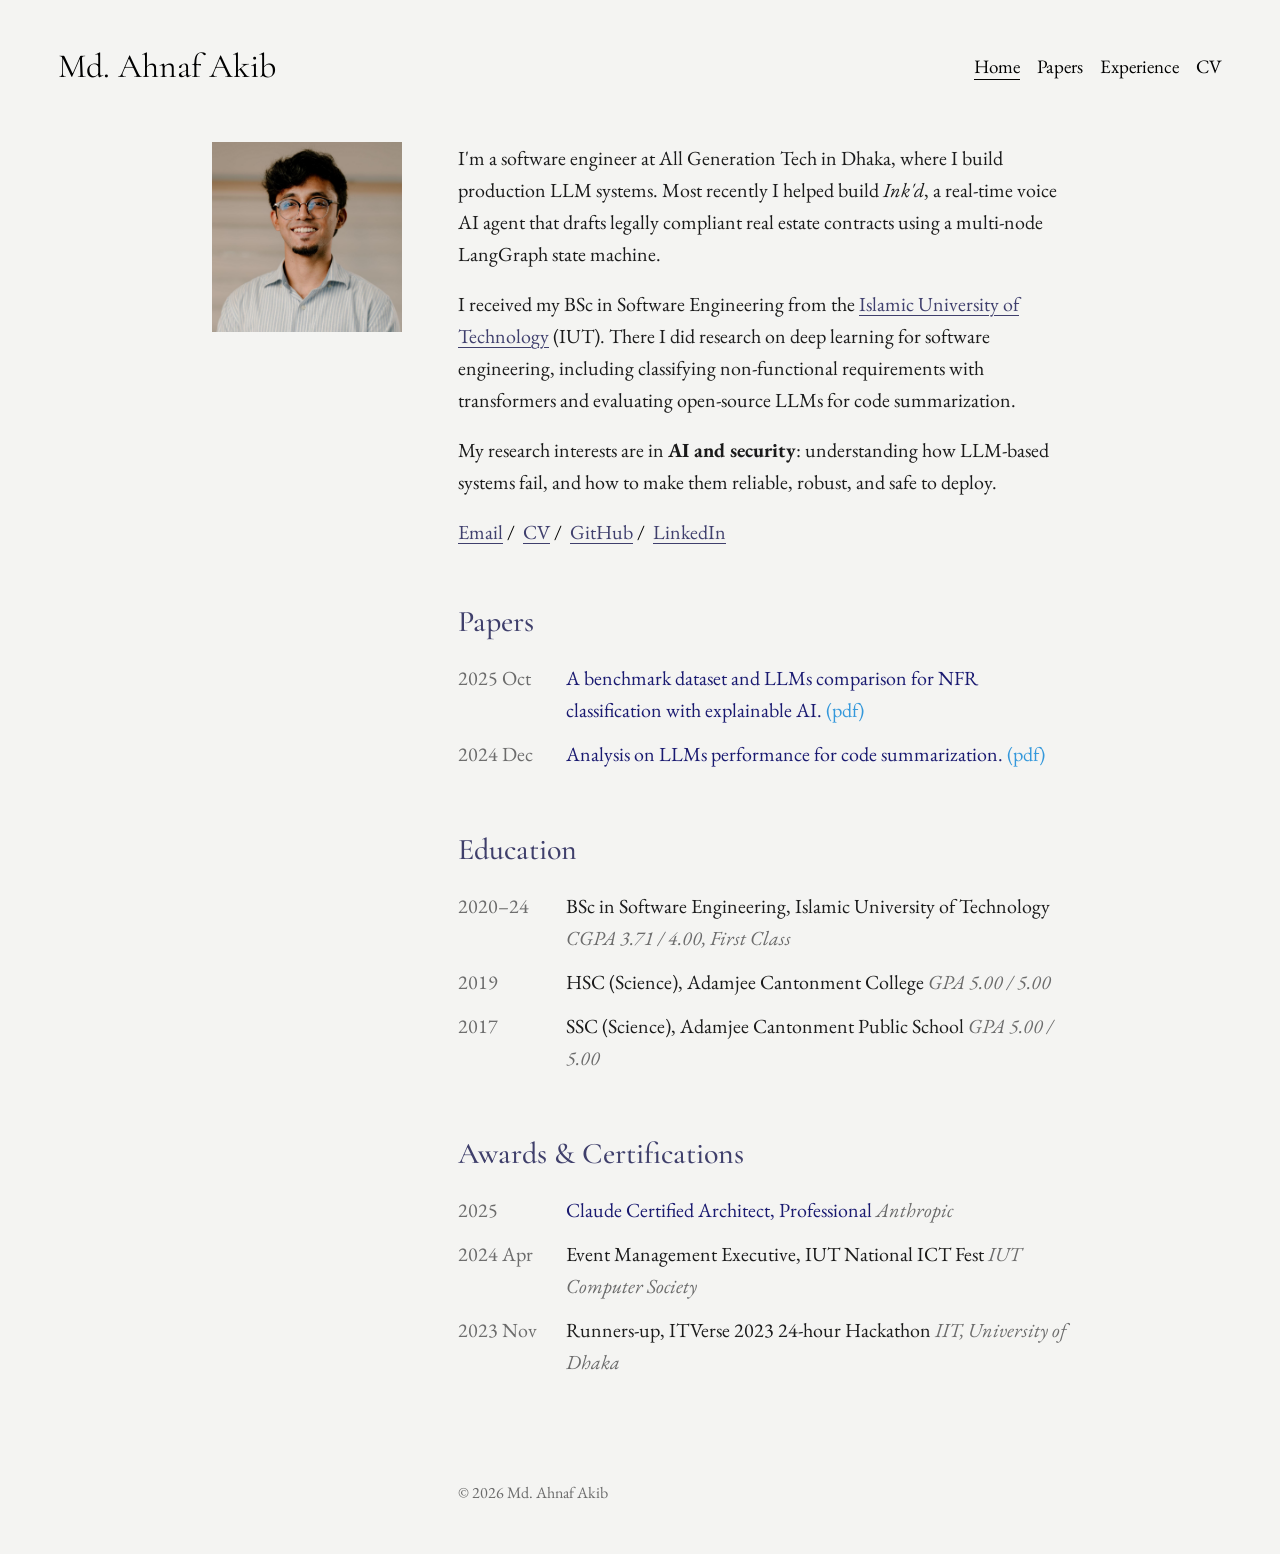
<file: index.html>
<!DOCTYPE html>
<html lang="en">
<head>
  <meta charset="utf-8">
  <meta name="viewport" content="width=device-width, initial-scale=1">
  <title>Md. Ahnaf Akib</title>
  <meta name="description" content="Md. Ahnaf Akib: software engineer working on LLM systems, interested in AI and security research.">
  <link rel="preconnect" href="https://fonts.googleapis.com">
  <link rel="preconnect" href="https://fonts.gstatic.com" crossorigin>
  <link href="https://fonts.googleapis.com/css2?family=Cormorant+Garamond:wght@400;500;600&family=EB+Garamond:ital,wght@0,400;0,600;1,400&display=swap" rel="stylesheet">
  <link rel="stylesheet" href="styles.css?v=3">
</head>
<body>
  <header class="site-header">
    <a class="site-title" href="index.html">Md. Ahnaf Akib</a>
    <button class="menu-toggle" type="button" aria-label="Open menu" aria-expanded="false" aria-controls="site-nav"><span></span><span></span></button>
    <nav class="site-nav" id="site-nav">
      <a href="index.html" aria-current="page">Home</a>
      <a href="papers.html">Papers</a>
      <a href="experience.html">Experience</a>
      <a href="assets/Md_Ahnaf_Akib_CV.pdf">CV</a>
    </nav>
  </header>

  <main class="home">
    <img class="portrait" src="assets/photo.jpg" alt="Portrait of Md. Ahnaf Akib">
    <div class="content">

    <p>
      I'm a software engineer at All Generation Tech in Dhaka,
      where I build production LLM systems. Most recently I helped build
      <em>Ink'd</em>, a real-time voice AI agent that drafts legally compliant real estate contracts
      using a multi-node LangGraph state machine.
    </p>
    <p>
      I received my BSc in Software Engineering from the
      <a href="https://www.iutoic-dhaka.edu/">Islamic University of Technology</a> (IUT).
      There I did research on deep learning for software engineering, including classifying
      non-functional requirements with transformers and evaluating open-source LLMs for code summarization.
    </p>
    <p>
      My research interests are in <strong>AI and security</strong>: understanding how
      LLM-based systems fail, and how to make them reliable, robust, and safe to deploy.
    </p>

    <p class="links">
      <a href="mailto:ahnafakib@iut-dhaka.edu">Email</a><span class="sep">/</span>
      <a href="assets/Md_Ahnaf_Akib_CV.pdf">CV</a><span class="sep">/</span>
      <a href="https://github.com/acesuu">GitHub</a><span class="sep">/</span>
      <a href="https://www.linkedin.com/in/md-ahnaf-akib-baaa6b26a/">LinkedIn</a>
      <!-- Add Google Scholar once you have a profile:
      <span class="sep">/</span><a href="https://scholar.google.com/citations?user=XXXX">Scholar</a> -->
    </p>

    <h2>Papers</h2>
    <ul class="dated">
      <li>
        <span class="date">2025 Oct</span>
        <span>
          <a href="https://arxiv.org/abs/2510.18096">A benchmark dataset and LLMs comparison for NFR classification with explainable AI.</a>
          <a class="secondary" href="https://arxiv.org/pdf/2510.18096">(pdf)</a>
        </span>
      </li>
      <li>
        <span class="date">2024 Dec</span>
        <span>
          <a href="https://arxiv.org/abs/2412.17094">Analysis on LLMs performance for code summarization.</a>
          <a class="secondary" href="https://arxiv.org/pdf/2412.17094">(pdf)</a>
        </span>
      </li>
    </ul>

    <h2>Education</h2>
    <ul class="dated">
      <li>
        <span class="date">2020–24</span>
        <span>BSc in Software Engineering, Islamic University of Technology <span class="meta">CGPA 3.71 / 4.00, First Class</span></span>
      </li>
      <li>
        <span class="date">2019</span>
        <span>HSC (Science), Adamjee Cantonment College <span class="meta">GPA 5.00 / 5.00</span></span>
      </li>
      <li>
        <span class="date">2017</span>
        <span>SSC (Science), Adamjee Cantonment Public School <span class="meta">GPA 5.00 / 5.00</span></span>
      </li>
    </ul>

    <h2>Awards &amp; Certifications</h2>
    <ul class="dated">
      <li>
        <span class="date">2025</span><!-- TODO: confirm certification year -->
        <span><a href="https://www.credly.com/badges/886ead4e-d93a-46ed-8b72-2a4085f1a76a">Claude Certified Architect, Professional</a> <span class="meta">Anthropic</span></span>
      </li>
      <li>
        <span class="date">2024 Apr</span>
        <span>Event Management Executive, IUT National ICT Fest <span class="meta">IUT Computer Society</span></span>
      </li>
      <li>
        <span class="date">2023 Nov</span>
        <span>Runners-up, ITVerse 2023 24-hour Hackathon <span class="meta">IIT, University of Dhaka</span></span>
      </li>
      <!-- Add scholarships / dean's list / other academic awards here -->
    </ul>
    </div>
  </main>

  <footer class="home-footer">© 2026 Md. Ahnaf Akib</footer>
  <script>
    const t = document.querySelector('.menu-toggle');
    t.addEventListener('click', () => {
      const open = document.body.classList.toggle('menu-open');
      t.setAttribute('aria-expanded', open);
      t.setAttribute('aria-label', open ? 'Close menu' : 'Open menu');
    });
  </script>
</body>
</html>
</file>
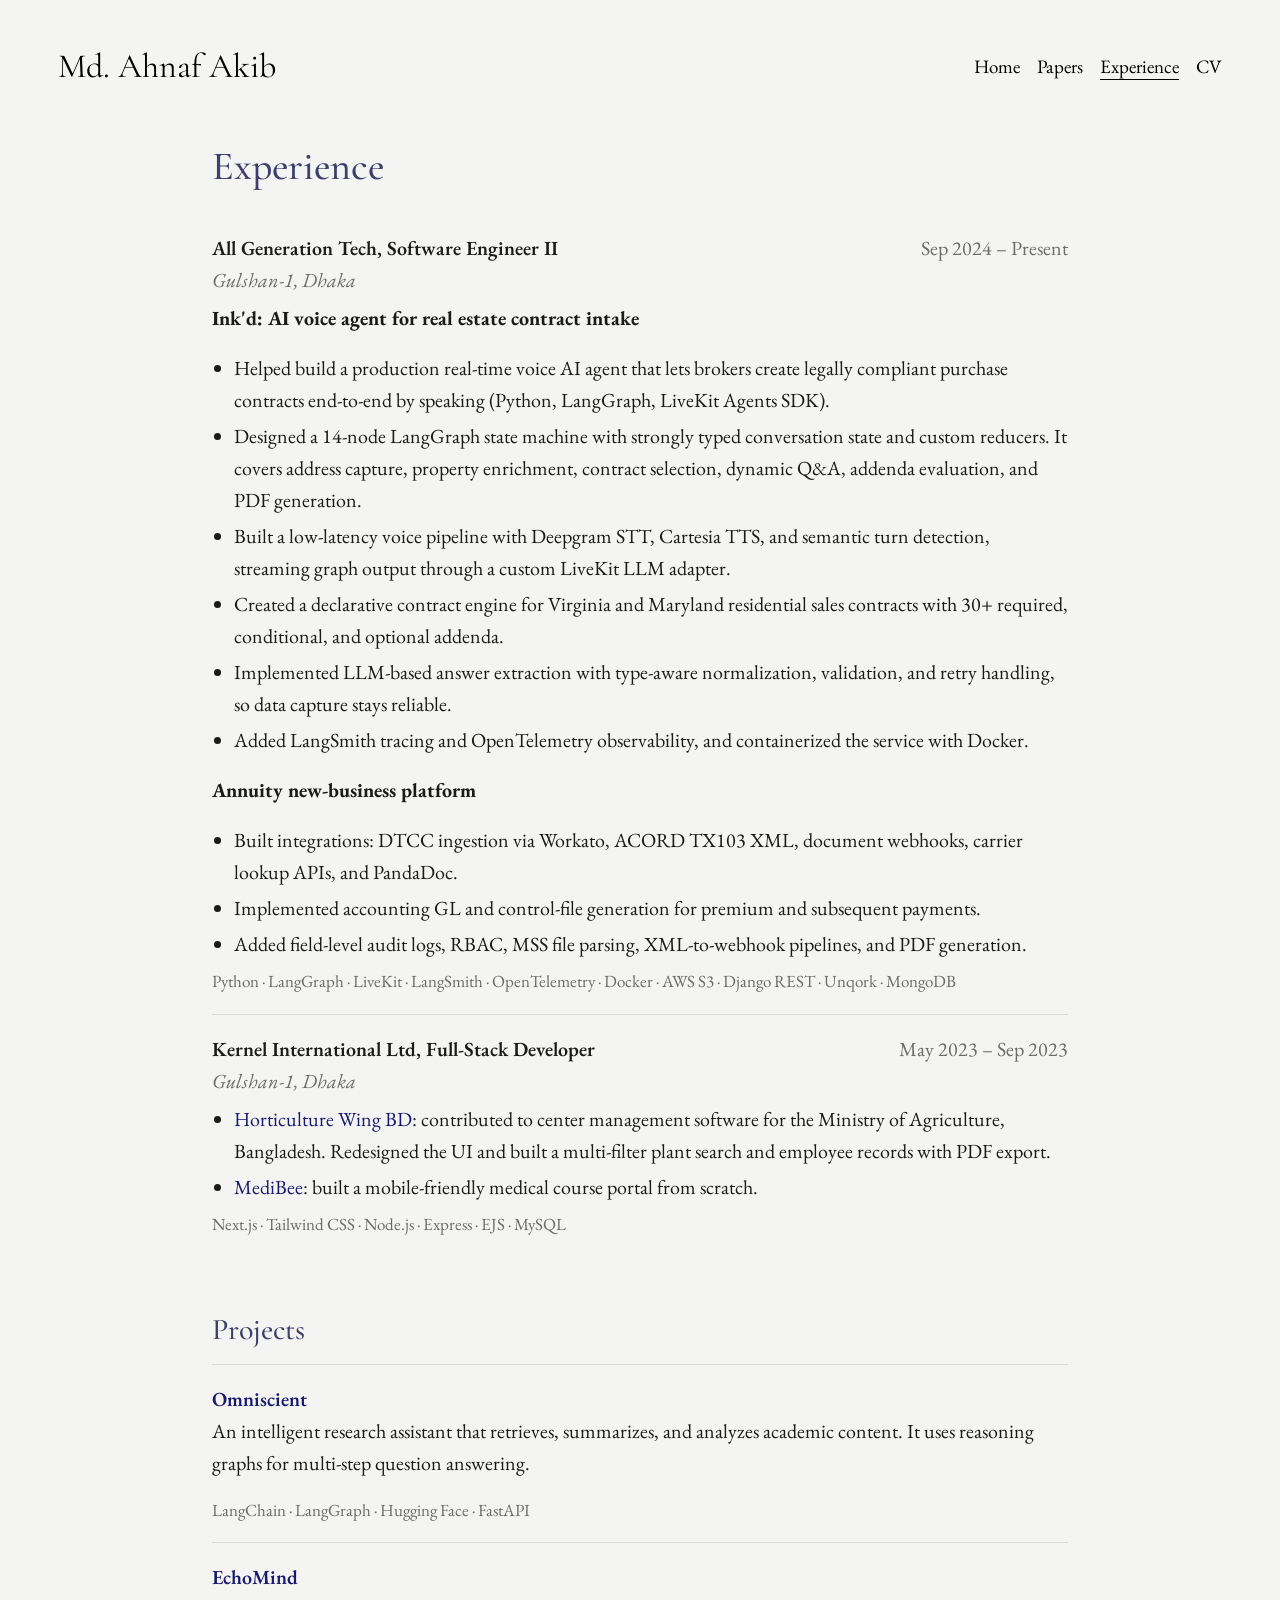
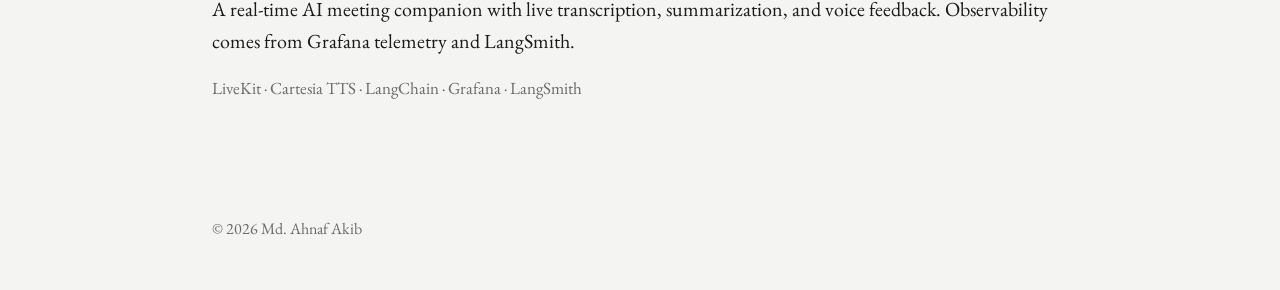
<file: experience.html>
<!DOCTYPE html>
<html lang="en">
<head>
  <meta charset="utf-8">
  <meta name="viewport" content="width=device-width, initial-scale=1">
  <title>Experience · Md. Ahnaf Akib</title>
  <link rel="preconnect" href="https://fonts.googleapis.com">
  <link rel="preconnect" href="https://fonts.gstatic.com" crossorigin>
  <link href="https://fonts.googleapis.com/css2?family=Cormorant+Garamond:wght@400;500;600&family=EB+Garamond:ital,wght@0,400;0,600;1,400&display=swap" rel="stylesheet">
  <link rel="stylesheet" href="styles.css?v=3">
</head>
<body>
  <header class="site-header">
    <a class="site-title" href="index.html">Md. Ahnaf Akib</a>
    <button class="menu-toggle" type="button" aria-label="Open menu" aria-expanded="false" aria-controls="site-nav"><span></span><span></span></button>
    <nav class="site-nav" id="site-nav">
      <a href="index.html">Home</a>
      <a href="papers.html">Papers</a>
      <a href="experience.html" aria-current="page">Experience</a>
      <a href="assets/Md_Ahnaf_Akib_CV.pdf">CV</a>
    </nav>
  </header>

  <main>
    <h1>Experience</h1>

    <div class="entry">
      <div class="entry-head">
        <span class="entry-title">All Generation Tech, Software Engineer II</span>
        <span class="entry-date">Sep 2024 – Present</span>
      </div>
      <div class="entry-sub">Gulshan-1, Dhaka</div>

      <p><strong>Ink'd: AI voice agent for real estate contract intake</strong></p>
      <ul>
        <li>Helped build a production real-time voice AI agent that lets brokers create legally compliant purchase contracts end-to-end by speaking (Python, LangGraph, LiveKit Agents SDK).</li>
        <li>Designed a 14-node LangGraph state machine with strongly typed conversation state and custom reducers. It covers address capture, property enrichment, contract selection, dynamic Q&amp;A, addenda evaluation, and PDF generation.</li>
        <li>Built a low-latency voice pipeline with Deepgram STT, Cartesia TTS, and semantic turn detection, streaming graph output through a custom LiveKit LLM adapter.</li>
        <li>Created a declarative contract engine for Virginia and Maryland residential sales contracts with 30+ required, conditional, and optional addenda.</li>
        <li>Implemented LLM-based answer extraction with type-aware normalization, validation, and retry handling, so data capture stays reliable.</li>
        <li>Added LangSmith tracing and OpenTelemetry observability, and containerized the service with Docker.</li>
      </ul>

      <p style="margin-top:18px"><strong>Annuity new-business platform</strong></p>
      <ul>
        <li>Built integrations: DTCC ingestion via Workato, ACORD TX103 XML, document webhooks, carrier lookup APIs, and PandaDoc.</li>
        <li>Implemented accounting GL and control-file generation for premium and subsequent payments.</li>
        <li>Added field-level audit logs, RBAC, MSS file parsing, XML-to-webhook pipelines, and PDF generation.</li>
      </ul>
      <div class="tags">Python · LangGraph · LiveKit · LangSmith · OpenTelemetry · Docker · AWS S3 · Django REST · Unqork · MongoDB</div>
    </div>

    <div class="entry">
      <div class="entry-head">
        <span class="entry-title">Kernel International Ltd, Full-Stack Developer</span>
        <span class="entry-date">May 2023 – Sep 2023</span>
      </div>
      <div class="entry-sub">Gulshan-1, Dhaka</div>
      <ul>
        <li><a href="https://horticulturewingbd.com/">Horticulture Wing BD</a>: contributed to center management software for the Ministry of Agriculture, Bangladesh. Redesigned the UI and built a multi-filter plant search and employee records with PDF export.</li>
        <li><a href="https://www.medibee.com.bd/">MediBee</a>: built a mobile-friendly medical course portal from scratch.</li>
      </ul>
      <div class="tags">Next.js · Tailwind CSS · Node.js · Express · EJS · MySQL</div>
    </div>

    <h2>Projects</h2>

    <div class="entry">
      <div class="entry-head">
        <span class="entry-title"><a href="https://github.com/acesuu/Omniscient">Omniscient</a></span>
      </div>
      <p>An intelligent research assistant that retrieves, summarizes, and analyzes academic content. It uses reasoning graphs for multi-step question answering.</p>
      <div class="tags">LangChain · LangGraph · Hugging Face · FastAPI</div>
    </div>

    <div class="entry">
      <div class="entry-head">
        <span class="entry-title"><a href="https://github.com/acesuu/EchoMind">EchoMind</a></span>
      </div>
      <p>A real-time AI meeting companion with live transcription, summarization, and voice feedback. Observability comes from Grafana telemetry and LangSmith.</p>
      <div class="tags">LiveKit · Cartesia TTS · LangChain · Grafana · LangSmith</div>
    </div>
  </main>

  <footer>© 2026 Md. Ahnaf Akib</footer>
  <script>
    const t = document.querySelector('.menu-toggle');
    t.addEventListener('click', () => {
      const open = document.body.classList.toggle('menu-open');
      t.setAttribute('aria-expanded', open);
      t.setAttribute('aria-label', open ? 'Close menu' : 'Open menu');
    });
  </script>
</body>
</html>
</file>
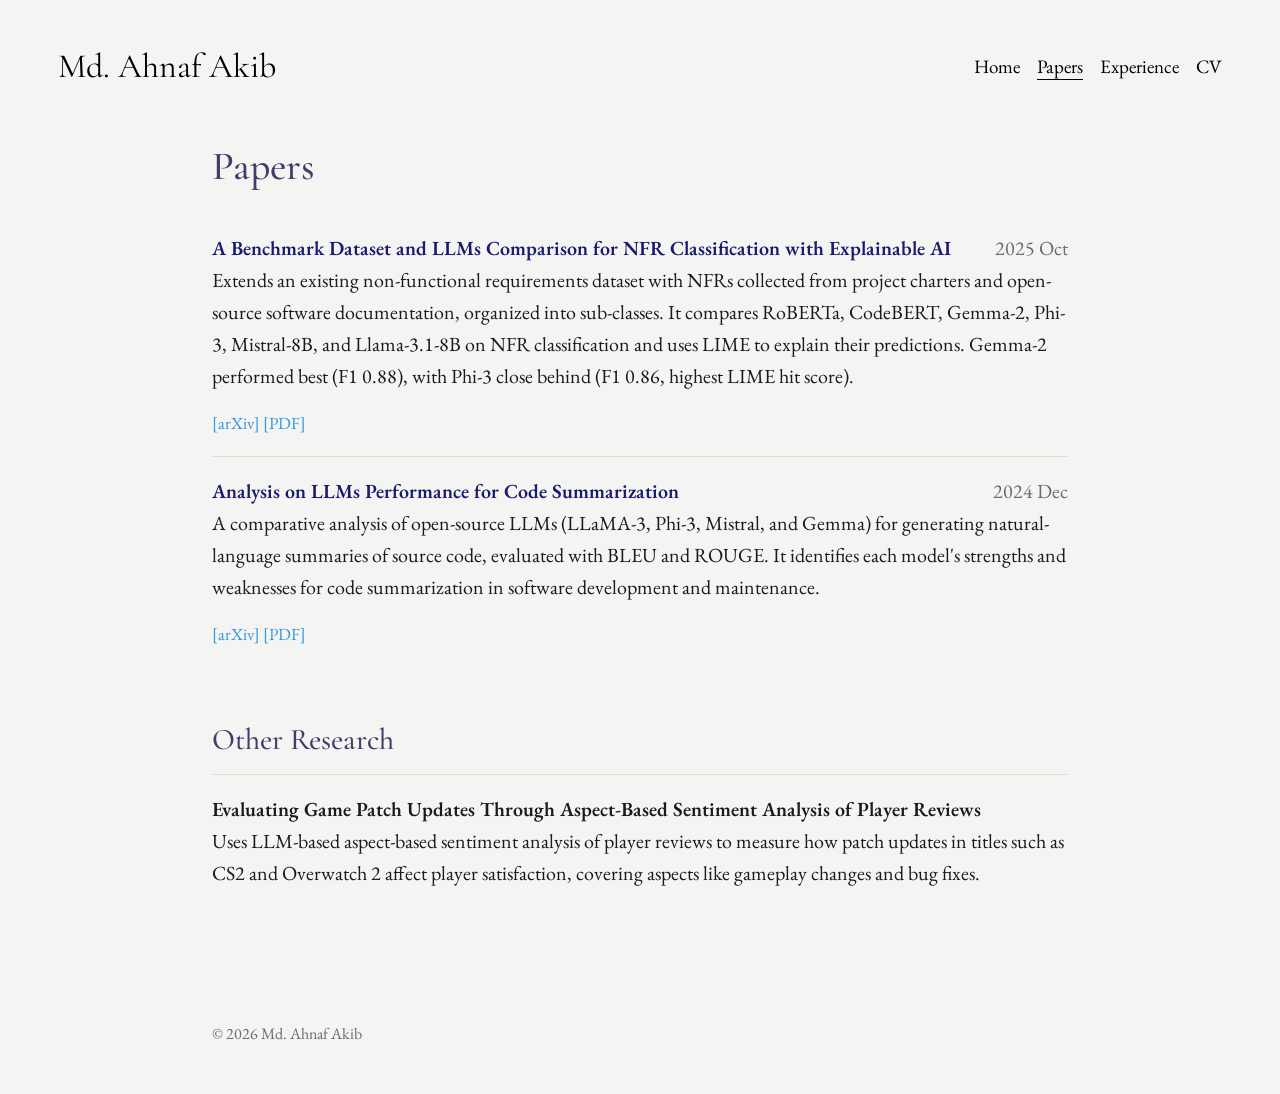
<file: papers.html>
<!DOCTYPE html>
<html lang="en">
<head>
  <meta charset="utf-8">
  <meta name="viewport" content="width=device-width, initial-scale=1">
  <title>Papers · Md. Ahnaf Akib</title>
  <link rel="preconnect" href="https://fonts.googleapis.com">
  <link rel="preconnect" href="https://fonts.gstatic.com" crossorigin>
  <link href="https://fonts.googleapis.com/css2?family=Cormorant+Garamond:wght@400;500;600&family=EB+Garamond:ital,wght@0,400;0,600;1,400&display=swap" rel="stylesheet">
  <link rel="stylesheet" href="styles.css?v=3">
</head>
<body>
  <header class="site-header">
    <a class="site-title" href="index.html">Md. Ahnaf Akib</a>
    <button class="menu-toggle" type="button" aria-label="Open menu" aria-expanded="false" aria-controls="site-nav"><span></span><span></span></button>
    <nav class="site-nav" id="site-nav">
      <a href="index.html">Home</a>
      <a href="papers.html" aria-current="page">Papers</a>
      <a href="experience.html">Experience</a>
      <a href="assets/Md_Ahnaf_Akib_CV.pdf">CV</a>
    </nav>
  </header>

  <main>
    <h1>Papers</h1>

    <div class="entry" id="nfr">
      <div class="entry-head">
        <span class="entry-title"><a href="https://arxiv.org/abs/2510.18096">A Benchmark Dataset and LLMs Comparison for NFR Classification with Explainable AI</a></span>
        <span class="entry-date">2025 Oct</span>
      </div>
      <p>
        Extends an existing non-functional requirements dataset with NFRs collected from project
        charters and open-source software documentation, organized into sub-classes. It compares
        RoBERTa, CodeBERT, Gemma-2, Phi-3, Mistral-8B, and Llama-3.1-8B on NFR classification and
        uses LIME to explain their predictions. Gemma-2 performed best (F1 0.88), with Phi-3 close
        behind (F1 0.86, highest LIME hit score).
      </p>
      <div class="tags"><a href="https://arxiv.org/abs/2510.18096">[arXiv]</a> <a href="https://arxiv.org/pdf/2510.18096">[PDF]</a></div>
    </div>

    <div class="entry" id="code-summarization">
      <div class="entry-head">
        <span class="entry-title"><a href="https://arxiv.org/abs/2412.17094">Analysis on LLMs Performance for Code Summarization</a></span>
        <span class="entry-date">2024 Dec</span>
      </div>
      <p>
        A comparative analysis of open-source LLMs (LLaMA-3, Phi-3, Mistral, and Gemma) for
        generating natural-language summaries of source code, evaluated with BLEU and ROUGE.
        It identifies each model's strengths and weaknesses for code summarization in software
        development and maintenance.
      </p>
      <div class="tags"><a href="https://arxiv.org/abs/2412.17094">[arXiv]</a> <a href="https://arxiv.org/pdf/2412.17094">[PDF]</a></div>
    </div>

    <h2>Other Research</h2>
    <div class="entry">
      <div class="entry-head">
        <span class="entry-title">Evaluating Game Patch Updates Through Aspect-Based Sentiment Analysis of Player Reviews</span>
      </div>
      <p>
        Uses LLM-based aspect-based sentiment analysis of player reviews to measure how patch
        updates in titles such as CS2 and Overwatch 2 affect player satisfaction, covering aspects
        like gameplay changes and bug fixes.
      </p>
    </div>
  </main>

  <footer>© 2026 Md. Ahnaf Akib</footer>
  <script>
    const t = document.querySelector('.menu-toggle');
    t.addEventListener('click', () => {
      const open = document.body.classList.toggle('menu-open');
      t.setAttribute('aria-expanded', open);
      t.setAttribute('aria-label', open ? 'Close menu' : 'Open menu');
    });
  </script>
</body>
</html>
</file>
<file: styles.css>
/* Palette & type inspired by jasonwei.net:
   warm off-white background, midnight-blue links, Garamond serif. */
:root {
  --bg: #f4f4f2;
  --text: #1a1a1a;
  --muted: #6b6b6b;
  --accent: #3f3f6b;
  --link: #191970;            /* paper / list links */
  --link-text: #3f3f6d;       /* in-text links */
  --link-secondary: #3498db;
  --rule: #dcdcd6;
  --max: 720px;

  --wrap: 920px;
  --photo: 190px;
  --gap: 56px;
}

* { box-sizing: border-box; }
html { -webkit-text-size-adjust: 100%; }

body {
  margin: 0;
  background: var(--bg);
  color: var(--text);
  font-family: "EB Garamond", Garamond, "Times New Roman", serif;
  font-size: 20px;
  line-height: 1.6;
}

a { color: var(--link); text-decoration: none; }
a:hover { text-decoration: underline; text-underline-offset: 3px; }

/* ---------- Header (full width: name far left, nav far right) ---------- */
.site-header {
  padding: 40px 58px 0;
  display: flex;
  justify-content: space-between;
  align-items: center;
  flex-wrap: wrap;
  gap: 12px 32px;
}
.site-title {
  font-family: "Cormorant Garamond", "EB Garamond", serif;
  font-size: 34px;
  font-weight: 400;
  color: #000;
}
.site-title:hover { text-decoration: none; }
.site-nav { display: flex; gap: 17px; flex-wrap: wrap; }
.site-nav a { color: #000; font-size: 19px; }
.site-nav a[aria-current="page"] {
  text-decoration: underline;
  text-decoration-thickness: 1px;
  text-underline-offset: 6px;
}

/* ---------- Main ---------- */
main {
  max-width: var(--wrap);
  margin: 0 auto;
  padding: 48px 32px 96px;
}

h1, h2 {
  font-family: "Cormorant Garamond", "EB Garamond", serif;
  font-weight: 500;
  color: var(--accent);
  line-height: 1.2;
}
h1 { font-size: 40px; margin: 0 0 24px; }
h2 { font-size: 30px; margin: 56px 0 16px; }

p { margin: 0 0 18px; }

/* in-text links: underlined, as on jasonwei.net (#3f3f6d, 1px, 0.2em offset) */
.content p a, .links a {
  color: var(--link-text);
  text-decoration: underline;
  text-decoration-color: var(--link-text);
  text-decoration-thickness: 1px;
  text-underline-offset: .2em;
}

.links { margin-top: 8px; }
.links .sep { color: #000; margin: 0 4px; }

/* ---------- Home: photo left, content right, block centered ---------- */
main.home {
  display: grid;
  grid-template-columns: var(--photo) minmax(0, 1fr);
  column-gap: var(--gap);
  align-items: start;
}
.portrait {
  display: block;
  width: var(--photo);
  aspect-ratio: 1 / 1;
  object-fit: cover;
  object-position: center 30%;
}

/* ---------- Dated lists ---------- */
.dated { list-style: none; padding: 0; margin: 0; }
.dated li {
  display: grid;
  grid-template-columns: 92px 1fr;
  gap: 16px;
  padding: 6px 0;
}
.dated .date {
  color: var(--muted);
  font-variant-numeric: tabular-nums;
  white-space: nowrap;
}
.dated .meta { color: var(--muted); font-style: italic; }

/* ---------- Entries (papers / experience) ---------- */
.entry { padding: 18px 0; border-top: 1px solid var(--rule); }
.entry:first-of-type { border-top: none; }
.entry-head {
  display: flex;
  justify-content: space-between;
  align-items: baseline;
  gap: 16px;
}
.entry-title { font-weight: 600; flex: 1; min-width: 0; }
.entry-date { color: var(--muted); white-space: nowrap; }
.entry-sub { color: var(--muted); font-style: italic; margin-bottom: 6px; }
.entry ul { margin: 6px 0 0; padding-left: 22px; }
.entry li { margin: 4px 0; }
.tags { color: var(--muted); font-size: 17px; margin-top: 8px; }
.tags a { color: var(--link-secondary); }
.todo { background: #fff3c4; padding: 0 4px; border-radius: 3px; }

/* ---------- Footer ---------- */
footer {
  max-width: var(--wrap);
  margin: 0 auto;
  padding: 0 32px 48px;
  color: var(--muted);
  font-size: 16px;
}
footer.home-footer { padding-left: calc(32px + var(--photo) + var(--gap)); }

/* ---------- Responsive ---------- */
@media (max-width: 860px) {
  .site-header { padding: 24px 20px 0; flex-direction: column; align-items: flex-start; }
  main { padding: 32px 20px 72px; }
  main.home { display: block; max-width: var(--max); }
  .portrait { width: 160px; margin: 0 0 28px; }
  footer, footer.home-footer { max-width: var(--max); padding: 0 20px 40px; }
}
@media (max-width: 640px) {
  body { font-size: 18px; }
  h1 { font-size: 34px; }
  h2 { font-size: 26px; }
  .dated li { grid-template-columns: 1fr; gap: 0; padding: 8px 0; }
  .entry-head { flex-wrap: wrap; }
}

/* "(pdf)" after a paper title, like "(blog)" on jasonwei.net */
a.secondary { color: var(--link-secondary); }
.entry-title a { color: var(--link); }

/* ---------- Mobile: match jasonwei.net's phone layout ---------- */
.menu-toggle { display: none; }

@media (max-width: 767px) {
  body { font-size: 17px; line-height: 1.2; }

  /* header: name left, two-line menu button right */
  .site-header {
    flex-direction: row;
    flex-wrap: nowrap;
    align-items: center;
    justify-content: space-between;
    padding: 30px 23px 0;
  }
  .site-title { font-size: 27px; position: relative; z-index: 11; }
  .menu-toggle {
    display: flex;
    flex-direction: column;
    justify-content: center;
    gap: 10px;
    width: 36px;
    height: 36px;
    padding: 0;
    border: 0;
    background: none;
    cursor: pointer;
    position: relative;
    z-index: 11;
  }
  .menu-toggle span {
    display: block;
    height: 1px;
    width: 100%;
    background: #000;
    transition: transform .25s ease;
  }
  body.menu-open .menu-toggle span:first-child { transform: translateY(5.5px) rotate(45deg); }
  body.menu-open .menu-toggle span:last-child  { transform: translateY(-5.5px) rotate(-45deg); }

  .site-nav { display: none; }
  body.menu-open { overflow: hidden; }
  body.menu-open .site-nav {
    display: flex;
    position: fixed;
    inset: 0;
    z-index: 10;
    background: var(--bg);
    flex-direction: column;
    align-items: center;
    justify-content: center;
    gap: 26px;
  }
  body.menu-open .site-nav a { font-size: 30px; }

  /* content */
  main { padding: 34px 23px 64px; }
  main.home { display: block; }
  .portrait { width: 144px; margin: 0 auto 24px; }
  p { margin: 0 0 14px; }
  .links { margin-top: 14px; }
  h1 { font-size: 28px; margin-bottom: 16px; }
  h2 { font-size: 25.5px; margin: 34px 0 4px; }

  /* dated lists keep the date column, like the original's table */
  .dated li { grid-template-columns: 66px 1fr; gap: 0; padding: 0; }
  .dated .date {
    font-size: .72em;
    padding: 6px 10px 4px 0;
    line-height: 20.4px;
  }
  .dated li > span:last-child { padding: 6px 0 3px; }

  .entry { padding: 14px 0; }
  .entry-head { flex-wrap: wrap; gap: 2px 12px; }
  .tags { font-size: 15px; }

  footer, footer.home-footer { padding: 0 23px 40px; font-size: 14px; }
}
</file>
